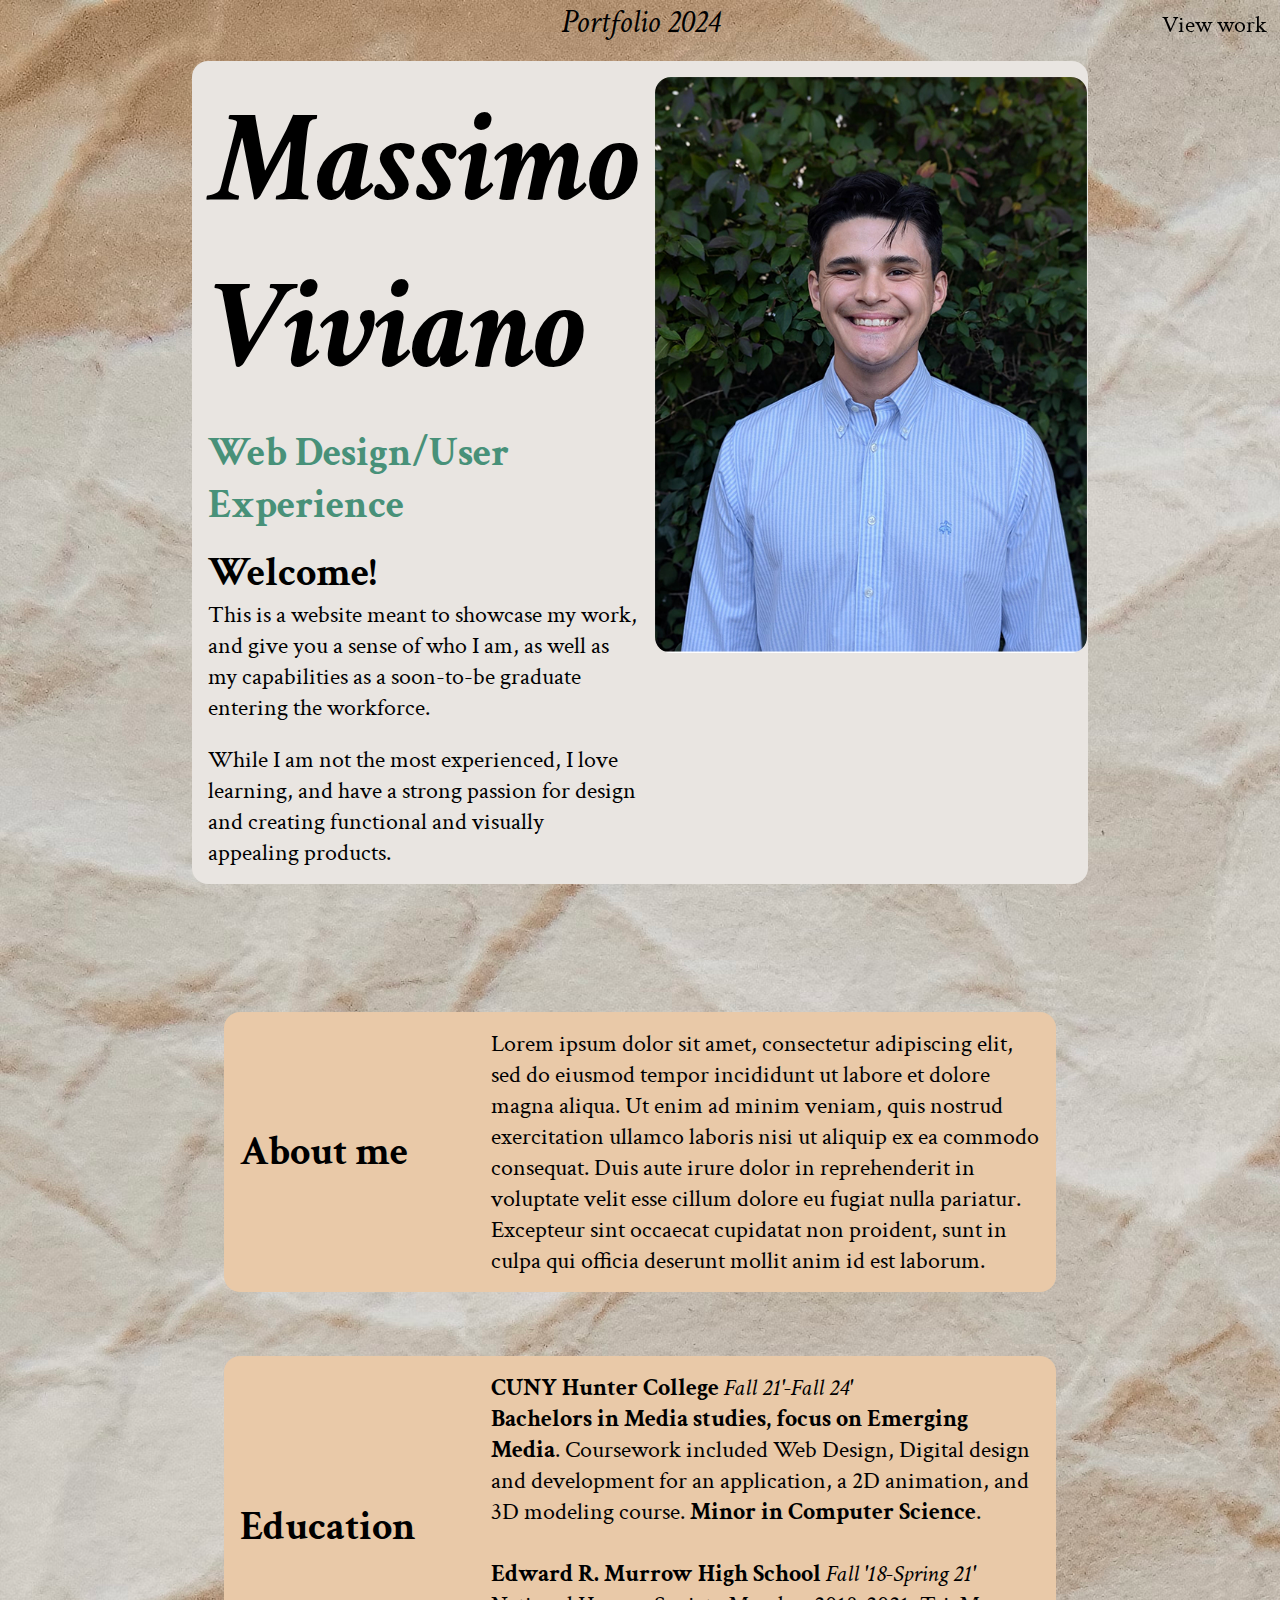
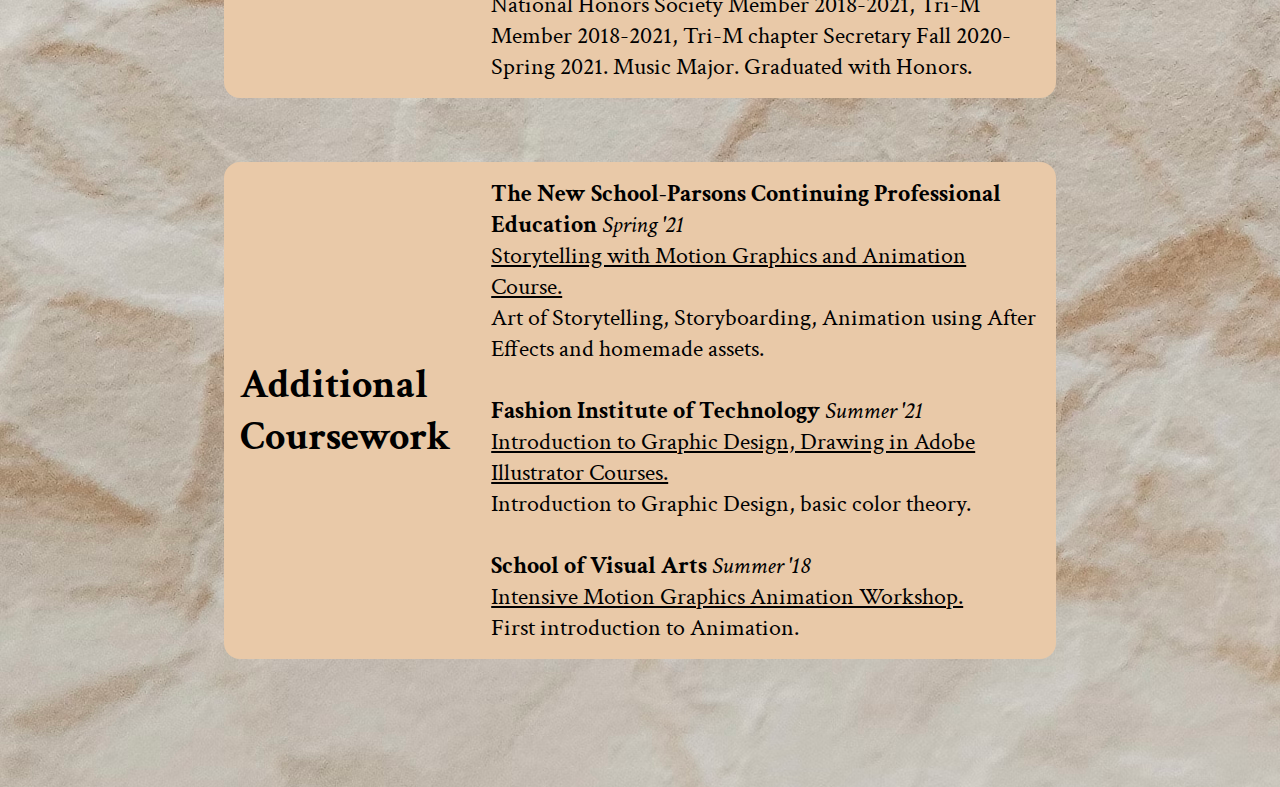
<file: index.html>
<!DOCTYPE html>
<html lang="en">

<head>
    <meta charset="UTF-8">
    <meta name="viewport" content="width=device-width, initial-scale=1.0">
    <title>Massimo Viviano Portfolio site</title>
        <link rel="stylesheet" href="style.css">
        <script src="https://cdn.jsdelivr.net/npm/gsap@3.12.5/dist/gsap.min.js" defer ></script>

    <script src="script.js" defer></script>
    <link rel="preconnect" href="https://fonts.googleapis.com">
    <link rel="preconnect" href="https://fonts.gstatic.com" crossorigin>
    <link
        href="https://fonts.googleapis.com/css2?family=Crimson+Text:ital,wght@0,400;0,600;0,700;1,400;1,600;1,700&display=swap"
        rel="stylesheet">
        <script src="https://code.jquery.com/jquery-3.7.1.min.js" integrity="sha256-/JqT3SQfawRcv/BIHPThkBvs0OEvtFFmqPF/lYI/Cxo=" crossorigin="anonymous" defer></script>
</head>

<body>
    <nav id="NavBar">
        <p id="Title"><i>Portfolio 2024</i></p>
        <button id="openNavBtn">View work</button>
    </nav>

    <!-- Side Navigation Bar -->
    <div id="sideNav" class="sidenav">
        <a href="javascript:void(0)" class="closebtn">&times;</a>
        <a class="navButton" href="index.html">Home</a>
        <hr>
        <a class="navButton" href="internship.html">Internship</a>
        <hr>
        <a class="navButton">Class 1</a>
        <hr>
        <a class="navButton">Class 2</a>
        <hr>
        <a class="navButton">Class 3</a>
    </div>
    <main class="Homepage">
        <container id="Intro" class="HomepageSection">
            <container id="Intro-LC">
                <h2 id="name"><i>Massimo Viviano</i></h2>
                <h2 id="intent">Web Design/User Experience</h2>
                <container>
                    <h2 id="welcome">Welcome!</h2>
                    <p>This is a website meant to showcase my work, and give you a sense of who I am, as well as my
                        capabilities as a soon-to-be graduate entering the workforce.
                    </p>
                    <br>
                    <p>While I am not the most experienced, I love learning, and have a strong passion for design and
                        creating functional and visually appealing products.
                    </p>
                </container>
            </container>
            <container id="Intro-RC">
                <img id="profilePhoto" src="profile@0.25x.jpg" alt="Profile photo of Massimo Viviano">
            </container>
        </container>

        <container id="supplementary">
            <container id="About" class="HomepageSection" class="BioSection">
                <h2 class="LC" id="AboutH">About me
                </h2>
                <p class="RC" id="AboutP">
                    Lorem ipsum dolor sit amet, consectetur adipiscing elit, sed do eiusmod tempor
                    incididunt ut labore et dolore magna aliqua. Ut enim ad minim veniam, quis
                    nostrud exercitation ullamco laboris nisi ut aliquip ex ea commodo consequat.
                    Duis aute irure dolor in reprehenderit in voluptate velit esse cillum dolore
                    eu fugiat nulla pariatur. Excepteur sint occaecat cupidatat non proident, sunt
                    in culpa qui officia deserunt mollit anim id est laborum.
                </p>
            </container>


            <container id="Education" class="HomepageSection" class="BioSection">
                <h2 class="LC" id="EducationH">Education</h2>
                <container class="RC">
                    <p id="EducationP">
                        <strong> CUNY Hunter College</strong> <i>Fall 21'-Fall 24'</i>
                        </br><strong>Bachelors in Media studies, focus on Emerging Media</strong>.
                        Coursework included Web Design, Digital design and development for an application,
                        a 2D animation, and 3D modeling course. <strong> Minor in Computer Science</strong>.
                    </p>
                    </br>
                    <p>
                        <strong> Edward R. Murrow High School</strong> <i>Fall '18-Spring 21'</i>
                        </br>National Honors Society Member 2018-2021, Tri-M Member 2018-2021,
                        Tri-M chapter Secretary Fall 2020-Spring 2021. Music Major. Graduated with Honors.
                    </p>
                </container>
            </container>

            <container id="Education" class="HomepageSection" class="BioSection">
                <h2 class="LC" id="EducationH">Additional Coursework</h2>
                <container class="RC">
                    <p id="EducationP">
                        <strong> The New School-Parsons Continuing Professional Education</strong> <i>Spring '21</i>
                        </br> <u>Storytelling with Motion Graphics and Animation Course.</u>
                        </br>Art of Storytelling, Storyboarding, Animation using After Effects and homemade assets.
                    </p>

                    </br>

                    <p>
                        <strong> Fashion Institute of Technology</strong> <i>Summer '21</i>
                        </br><u>Introduction to Graphic Design, Drawing in Adobe Illustrator Courses.</u>
                        </br>Introduction to Graphic Design, basic color theory.
                    </p>

                    </br>
                    <p>

                        <strong> School of Visual Arts</strong> <i>Summer '18</i>
                        </br><u>Intensive Motion Graphics Animation Workshop.</u>
                        </br>First introduction to Animation.
                    </p>
                </container>
            </container>
        </container>
    </main>
</body>

</html>
</file>
<file: style.css>
* {
    font-family: "Crimson Text", serif;
    margin: 0;
    padding: 0;
}

body {
    background-image: url("crinkled_paper.jpg");
}

#NavBar {
    display: flex;
    flex-direction: row;
    height: 5vh;
    justify-content: center;
    padding-bottom: 1em;
    margin-left: 1em;
    margin-right: 1em;
}


#NameSlug,
#Title,
#Portfolio {
    display: flex;
    flex-direction: column;
    justify-content: space-around;
    margin: 0;
    padding: 0;
    font-size: 1.5em;
    width: fit-content
}

#Title {
    font-size: 2em;
    align-self: center;
}

a {
    text-decoration: none;
    color: black;
}

#backgroundLoop {
    width: 100vw;
    height: 100vh;
    object-fit: cover;
    position: fixed;
    left: 0;
    right: 0;
    top: 0;
    bottom: 0;
    z-index: -1;
}

.Homepage {
    display: flex;
    width: 70vw;
    height: 100vw;
    flex-direction: column;
    row-gap: 8em;
    margin: auto;
}

.HomepageSection {
    display: flex;
    justify-content: space-around;
    padding: 1em;
    height: fit-content;
    column-gap: 1em;
    border-radius: 1em;
}

#supplementary {
    display: flex;
    flex-direction: column;
    row-gap: 4em;
    padding-left: 2em;
    padding-right: 2em;
    padding-bottom: 8em;
}

#About,
#Education,
#AddCoursework {
    background: rgb(233, 201, 168);
    display: flex;
    row-gap: 1em;
    justify-content: space-between;
    row-gap: 1em;
    border: px solid rgb(231, 190, 149);
}

#Intro {
    background: rgb(233, 229, 225);
}

#name {
    font-size: 8em;
}

#intent {
    font-size: 2.5em;
    color: #489179;
}

#welcome {
    font-size: 2.5em;
}


#Intro-LC,
#Intro-RC {
    display: flex;
    flex-direction: column;
    justify-content: space-between;
    row-gap: 1em;
    width: 50%;
}

#Intro-LC p {
    font-size: 1.5em;
}

#profilePhoto {
    border-radius: 1em;

}

.LC {
    font-size: 2.5em;
    width: 30%;
    align-self: center;
    margin: auto;
}

.RC {
    width: 70%;
    font-size: 1.5em;
}



/* Style for the open button */
#openNavBtn {
    position: fixed;
    top: 1%;
    right: 1%;
    font-size: 20px;
    color: black;
    border: none;
    padding: none;
    background: none;
    font-size: 1.5em;
}

/* Side navigation styles */
.sidenav {
    height: 100%;
    /* Full-height */
    width: 0;
    /* Initially set width to 0 */
    position: fixed;
    /* Stay in place */
    top: 0;
    right: 0;
    /* Align to the right side of the screen */
    overflow-x: hidden;
    /* Disable horizontal scroll */
    transition: 0.5s;
    /* Smooth transition */
    padding-top: 60px;
    /* Padding at the top */
    z-index: 1;
    /* Ensure the sidebar is on top */
    background-color: #4242423e;
}

/* Navigation links style */
.sidenav a {
    padding: none;
    text-decoration: none;
    font-size: 1.5em;
    display: block;
}

.sidenav a:hover,
#openNavBtn:hover {
    color: #ffffff;
    /* Hover effect */
    transition: 0.3s;
}

/* Close button at the top */
.sidenav .closebtn {
    position: absolute;
    top: .5em;
    left: 0em;
    font-size: 36px;
    color: #000000;
    cursor: pointer;
}

/* Divider (separator) styles */
hr {
    border: 0;
    height: 1px;
    background-color: #555;
    margin: 10px 20px;
}
</file>
